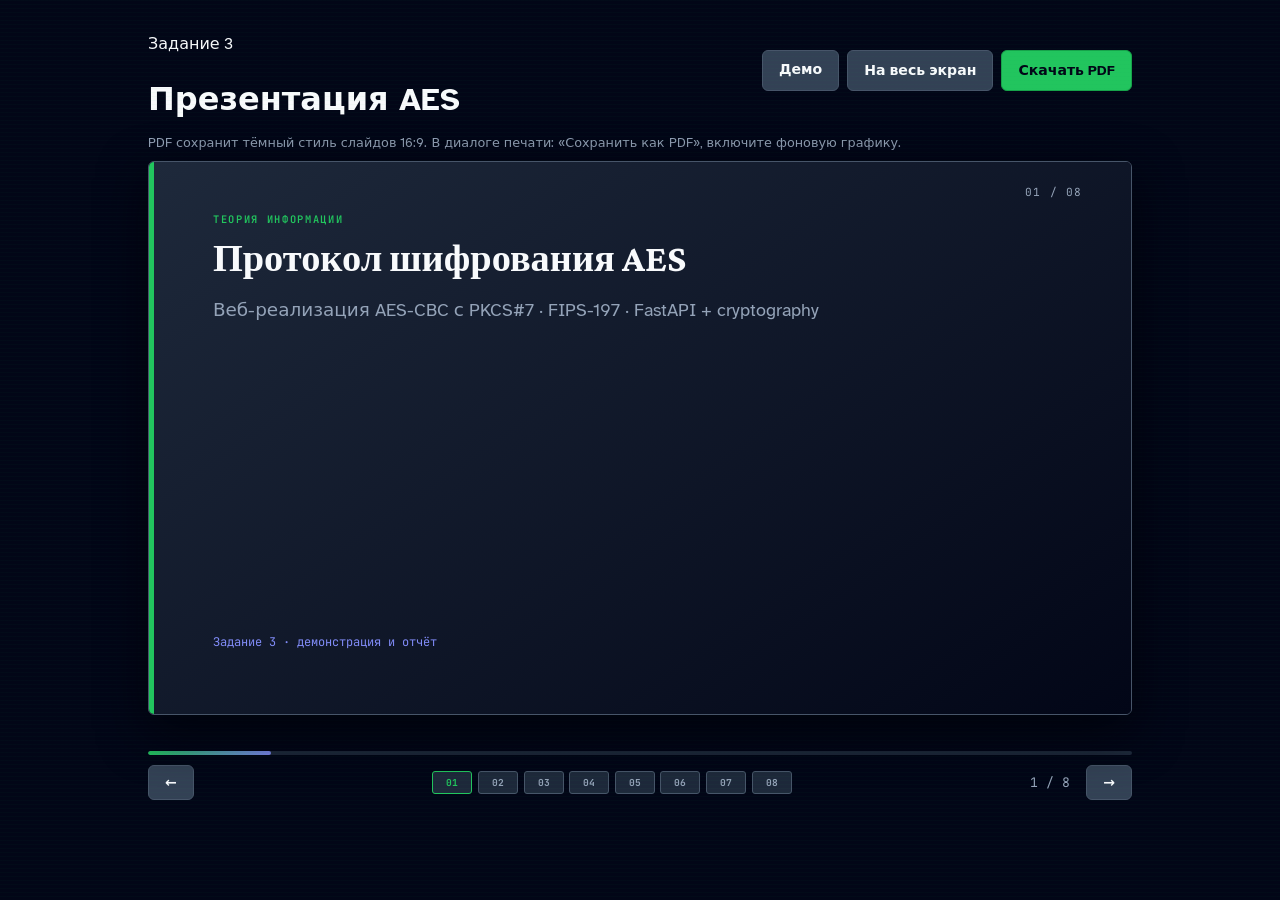
<file: prezentaciya-aes/index.html>
<!DOCTYPE html>
<html lang="ru">
<head>
  <meta charset="UTF-8" />
  <meta name="viewport" content="width=device-width, initial-scale=1" />
  <title>Презентация — Задание 3 AES</title>
  <link rel="stylesheet" href="../shared/style.css" />
  <link rel="stylesheet" href="slides.css" />
</head>
<body class="presenter-page">
  <header class="presenter-chrome no-print">
    <div class="toolbar-row">
      <div>
        <p class="eyebrow">Задание 3</p>
        <h1 class="h1" style="margin:0">Презентация AES</h1>
      </div>
      <div class="btn-row" style="margin:0">
        <a href="../zadanie3-aes/index.html" class="btn">Демо</a>
        <button type="button" id="btnFullscreen" class="btn">На весь экран</button>
        <button type="button" id="btnPdf" class="primary">Скачать PDF</button>
      </div>
    </div>
    <p class="pdf-hint" style="margin:0.5rem 0 0;font-size:0.8rem;color:var(--muted)">
      PDF сохранит тёмный стиль слайдов 16:9. В диалоге печати: «Сохранить как PDF», включите фоновую графику.
    </p>
  </header>

  <div class="presenter-stage-wrap">
    <div class="slide-viewport" id="viewport">
      <!-- Слайд 1: титул -->
      <section class="pres-slide pres-slide--title is-active" data-index="0">
        <span class="pres-slide-num">01 / 08</span>
        <span class="pres-slide-tag">Теория информации</span>
        <h2>Протокол шифрования AES</h2>
        <p class="subtitle">Веб-реализация AES-CBC с PKCS#7 · FIPS-197 · FastAPI + cryptography</p>
        <p class="meta-line">Задание 3 · демонстрация и отчёт</p>
      </section>

      <!-- Слайд 2: задача -->
      <section class="pres-slide pres-slide--split" data-index="1">
        <span class="pres-slide-num">02 / 08</span>
        <div class="col">
          <span class="pres-slide-tag">Цель</span>
          <h2>Постановка задачи</h2>
          <ul>
            <li>Средство шифрования и дешифрования текста.</li>
            <li>Ключи 128, 192, 256 бит.</li>
            <li>Работа в браузере без установки ПО.</li>
          </ul>
        </div>
        <div class="col col-accent">
          <span class="pres-slide-tag">Результат</span>
          <h2>Ожидаемый итог</h2>
          <ul>
            <li>Рабочий протокол с упаковкой IV.</li>
            <li>Демо с разными входами.</li>
            <li>Краткая презентация и тесты.</li>
          </ul>
        </div>
      </section>

      <!-- Слайд 3: архитектура -->
      <section class="pres-slide pres-slide--diagram" data-index="2">
        <span class="pres-slide-num">03 / 08</span>
        <span class="pres-slide-tag">Архитектура</span>
        <h2>Клиент — сервер</h2>
        <pre class="diagram-block">  [ Браузер: конвейер шифрования ]
              │
              │  REST (JSON)
              ▼
  ┌─────────────────────────────┐
  │  FastAPI · main.py          │
  │    ├─ aes_protocol.py       │
  │    └─ conditional_entropy   │
  └─────────────────────────────┘
              │
              ▼
     cryptography (AES-CBC)</pre>
        <p class="caption">Статика и API в одном процессе uvicorn.</p>
      </section>

      <!-- Слайд 4: теория -->
      <section class="pres-slide pres-slide--split" data-index="3">
        <span class="pres-slide-num">04 / 08</span>
        <div class="col">
          <span class="pres-slide-tag">Стандарт</span>
          <h2>AES (FIPS-197)</h2>
          <ul>
            <li>Симметричный блочный шифр.</li>
            <li>Размер блока: 128 бит.</li>
            <li>Длина ключа: 128 / 192 / 256.</li>
          </ul>
        </div>
        <div class="col col-accent">
          <span class="pres-slide-tag">Режим</span>
          <h2>CBC + PKCS#7</h2>
          <ul>
            <li>CBC связывает блоки шифротекста.</li>
            <li>PKCS#7 — выравнивание длины.</li>
            <li>Ключ: SHA-256(фраза), усечение.</li>
          </ul>
        </div>
      </section>

      <!-- Слайд 5: IV -->
      <section class="pres-slide pres-slide--diagram" data-index="4">
        <span class="pres-slide-num">05 / 08</span>
        <span class="pres-slide-tag">Протокол</span>
        <h2>Вектор инициализации (IV)</h2>
        <pre class="diagram-block">  Пакет = Base64( IV ‖ Ciphertext )
           └─ 16 B ─┘   └─ перем. ─┘

  • IV случайный (os.urandom) или задан вручную
  • Тот же открытый текст + другой IV → другой пакет
  • IV не секрет — передаётся с шифротекстом
  • При decrypt IV читается из первых 16 байт</pre>
      </section>

      <!-- Слайд 6: функции -->
      <section class="pres-slide pres-slide--split" data-index="5">
        <span class="pres-slide-num">06 / 08</span>
        <div class="col">
          <span class="pres-slide-tag">Модуль</span>
          <h2>aes_protocol.py</h2>
          <ul>
            <li><code>derive_aes_key</code></li>
            <li><code>aes_encrypt</code></li>
            <li><code>aes_decrypt</code></li>
          </ul>
        </div>
        <div class="col col-accent">
          <span class="pres-slide-tag">API</span>
          <h2>Эндпоинты</h2>
          <ul>
            <li><code>POST /api/aes/encrypt</code></li>
            <li><code>POST /api/aes/decrypt</code></li>
            <li><code>GET /api/aes/random-iv</code></li>
          </ul>
        </div>
      </section>

      <!-- Слайд 7: демо -->
      <section class="pres-slide pres-slide--steps" data-index="6">
        <span class="pres-slide-num">07 / 08</span>
        <span class="pres-slide-tag">Демонстрация</span>
        <h2>Сценарий показа</h2>
        <ol>
          <li>Вкладка «Шифрование»: фраза, ключ 256, запуск конвейера → пакет Base64.</li>
          <li>Инспектор: режим, IV, размер пакета.</li>
          <li>«Расшифровка»: тот же ключ → восстановление текста.</li>
          <li>Тест неверного ключа — ожидаемая ошибка.</li>
        </ol>
      </section>

      <!-- Слайд 8: итог -->
      <section class="pres-slide pres-slide--title" data-index="7">
        <span class="pres-slide-num">08 / 08</span>
        <span class="pres-slide-tag">Итог</span>
        <h2>Результаты</h2>
        <p class="subtitle">
          Реализован протокол AES-CBC, веб-конвейер шифрования, автотесты round-trip.
          Стек: HTML, CSS, JavaScript, Python, FastAPI, cryptography.
        </p>
        <p class="meta-line">Спасибо за внимание</p>
      </section>
    </div>
  </div>

  <footer class="presenter-footer no-print">
    <div class="progress-track" aria-hidden="true">
      <div class="progress-fill" id="progressFill"></div>
    </div>
    <div class="presenter-controls">
      <button type="button" id="btnPrev">←</button>
      <div class="thumb-strip" id="thumbStrip" aria-label="Слайды"></div>
      <span class="slide-counter" id="slideCounter">1 / 8</span>
      <button type="button" id="btnNext">→</button>
    </div>
  </footer>

  <script type="module" src="deck.js"></script>
</body>
</html>
</file>
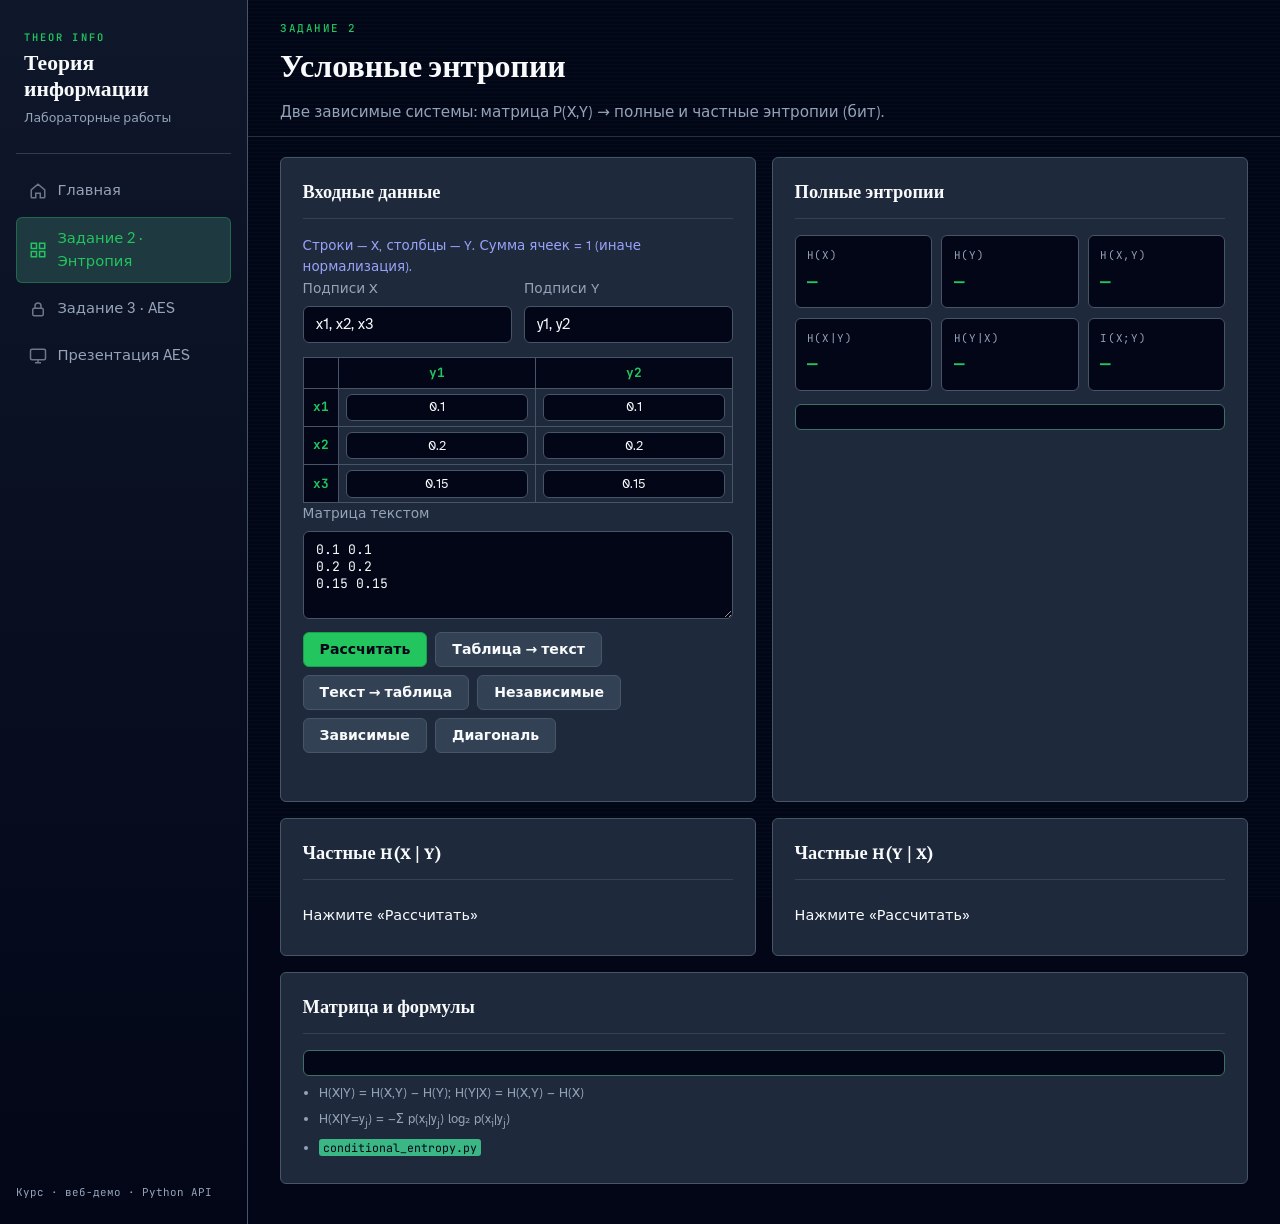
<file: zadanie2-entropy/index.html>
<!DOCTYPE html>
<html lang="ru">
<head>
  <meta charset="UTF-8" />
  <meta name="viewport" content="width=device-width, initial-scale=1" />
  <title>Задание 2 — Условные энтропии</title>
  <link rel="stylesheet" href="../shared/style.css" />
</head>
<body>
  <div class="app-shell">
    <aside id="app-sidebar" class="sidebar"></aside>
    <div class="content">
      <header class="topbar">
        <p class="eyebrow">Задание 2</p>
        <h1 class="h1">Условные энтропии</h1>
        <p class="lead">Две зависимые системы: матрица P(X,Y) → полные и частные энтропии (бит).</p>
      </header>
      <main class="page-main grid two-col">
        <section class="panel">
          <div class="panel-head"><h2 class="h2">Входные данные</h2></div>
          <p class="hint warn">
            Строки — X, столбцы — Y. Сумма ячеек = 1 (иначе нормализация).
          </p>
          <div class="row-2">
            <label>
              Подписи X
              <input id="labelsX" type="text" placeholder="x1, x2, x3" />
            </label>
            <label>
              Подписи Y
              <input id="labelsY" type="text" placeholder="y1, y2" />
            </label>
          </div>
          <div id="matrixWrap"></div>
          <label>
            Матрица текстом
            <textarea id="matrixText" rows="4" placeholder="0.2 0.1&#10;0.15 0.05"></textarea>
          </label>
          <div class="btn-row">
            <button id="btnCompute" type="button" class="primary">Рассчитать</button>
            <button id="btnSyncTable" type="button">Таблица → текст</button>
            <button id="btnSyncText" type="button">Текст → таблица</button>
            <button id="btnSampleIndep" type="button">Независимые</button>
            <button id="btnSampleDep" type="button">Зависимые</button>
            <button id="btnSampleDiag" type="button">Диагональ</button>
          </div>
          <p id="status" class="status"></p>
        </section>

        <section class="panel">
          <div class="panel-head"><h2 class="h2">Полные энтропии</h2></div>
          <div class="kpi-grid" id="kpiFull">
            <div class="kpi"><div class="kpi-label">H(X)</div><div class="kpi-value">—</div></div>
            <div class="kpi"><div class="kpi-label">H(Y)</div><div class="kpi-value">—</div></div>
            <div class="kpi"><div class="kpi-label">H(X,Y)</div><div class="kpi-value">—</div></div>
            <div class="kpi"><div class="kpi-label">H(X|Y)</div><div class="kpi-value">—</div></div>
            <div class="kpi"><div class="kpi-label">H(Y|X)</div><div class="kpi-value">—</div></div>
            <div class="kpi"><div class="kpi-label">I(X;Y)</div><div class="kpi-value">—</div></div>
          </div>
          <pre id="marginalsOut" class="mono box"></pre>
        </section>

        <section class="panel">
          <div class="panel-head"><h2 class="h2">Частные H(X | Y)</h2></div>
          <ul id="partialX" class="partial-list"><li>Нажмите «Рассчитать»</li></ul>
        </section>

        <section class="panel">
          <div class="panel-head"><h2 class="h2">Частные H(Y | X)</h2></div>
          <ul id="partialY" class="partial-list"><li>Нажмите «Рассчитать»</li></ul>
        </section>

        <section class="panel full">
          <div class="panel-head"><h2 class="h2">Матрица и формулы</h2></div>
          <pre id="jointOut" class="mono box scroll"></pre>
          <ul class="hint">
            <li>H(X|Y) = H(X,Y) − H(Y); H(Y|X) = H(X,Y) − H(X)</li>
            <li>H(X|Y=y<sub>j</sub>) = −Σ p(x<sub>i</sub>|y<sub>j</sub>) log₂ p(x<sub>i</sub>|y<sub>j</sub>)</li>
            <li><code>conditional_entropy.py</code></li>
          </ul>
        </section>
      </main>
    </div>
  </div>
  <button type="button" class="sidebar-toggle no-print" id="sidebar-toggle" aria-label="Меню">≡</button>

  <script type="module">
    import { initShell } from "../shared/shell.js";
    initShell({ active: "entropy", base: "../" });
  </script>
  <script type="module" src="app.js"></script>
</body>
</html>
</file>
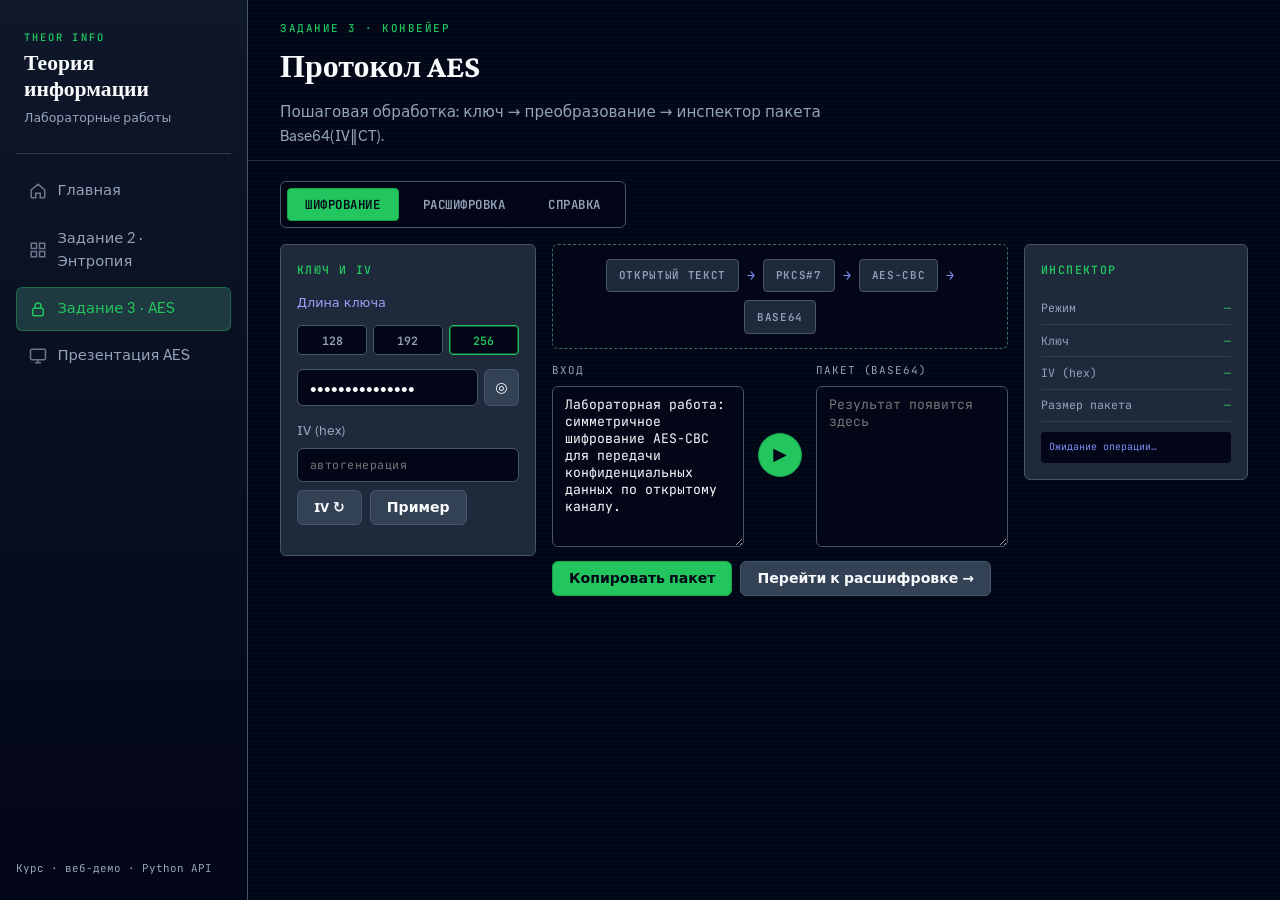
<file: zadanie3-aes/index.html>
<!DOCTYPE html>
<html lang="ru">
<head>
  <meta charset="UTF-8" />
  <meta name="viewport" content="width=device-width, initial-scale=1" />
  <title>Задание 3 — AES</title>
  <link rel="stylesheet" href="../shared/style.css" />
  <link rel="stylesheet" href="aes.css" />
</head>
<body>
  <div class="app-shell">
    <aside id="app-sidebar" class="sidebar"></aside>
    <div class="content">
      <header class="topbar">
        <p class="eyebrow">Задание 3 · Конвейер</p>
        <h1 class="h1">Протокол AES</h1>
        <p class="lead">Пошаговая обработка: ключ → преобразование → инспектор пакета Base64(IV‖CT).</p>
      </header>

      <main class="page-main aes-workspace">
        <nav class="aes-tabs" role="tablist" aria-label="Режим работы">
          <button type="button" class="is-active" data-tab="encrypt" role="tab" aria-selected="true">Шифрование</button>
          <button type="button" data-tab="decrypt" role="tab">Расшифровка</button>
          <button type="button" data-tab="help" role="tab">Справка</button>
        </nav>

        <div class="aes-pane is-active" id="pane-encrypt" role="tabpanel">
          <div class="aes-layout">
            <aside class="aes-config">
              <h3>Ключ и IV</h3>
              <p class="hint warn" style="list-style:none;padding:0;margin:0 0 0.75rem;font-size:0.8rem">Длина ключа</p>
              <div class="key-pills" id="keyPillsEnc" role="group" aria-label="Длина ключа">
                <button type="button" data-bits="128">128</button>
                <button type="button" data-bits="192">192</button>
                <button type="button" data-bits="256" class="is-active">256</button>
              </div>
              <div class="pass-row">
                <input id="passphraseEnc" type="password" value="theor-info-2026" placeholder="Парольная фраза" autocomplete="off" aria-label="Парольная фраза" />
                <button type="button" id="btnTogglePass" title="Показать пароль">◎</button>
              </div>
              <div class="iv-field">
                <label style="margin:0 0 0.35rem">IV (hex)</label>
                <input id="ivHexEnc" type="text" placeholder="автогенерация" spellcheck="false" />
              </div>
              <div class="btn-row" style="margin-top:0.5rem">
                <button type="button" id="btnRandomIv">IV ↻</button>
                <button type="button" id="btnSample">Пример</button>
              </div>
            </aside>

            <section class="aes-stage">
              <div class="pipeline" id="pipelineEnc" aria-hidden="true">
                <span class="pipeline-node" data-step="plain">Открытый текст</span>
                <span class="pipeline-arrow">→</span>
                <span class="pipeline-node" data-step="pad">PKCS#7</span>
                <span class="pipeline-arrow">→</span>
                <span class="pipeline-node" data-step="aes">AES-CBC</span>
                <span class="pipeline-arrow">→</span>
                <span class="pipeline-node" data-step="pack">Base64</span>
              </div>
              <div class="io-split">
                <div class="io-pane">
                  <label for="plaintext">Вход</label>
                  <textarea id="plaintext" rows="8">Лабораторная работа: симметричное шифрование AES-CBC для передачи конфиденциальных данных по открытому каналу.</textarea>
                </div>
                <div class="io-mid">
                  <button type="button" class="btn-round primary" id="btnEncrypt" title="Запустить шифрование">▶</button>
                </div>
                <div class="io-pane">
                  <label for="ciphertextEnc">Пакет (Base64)</label>
                  <textarea id="ciphertextEnc" rows="8" readonly spellcheck="false" placeholder="Результат появится здесь"></textarea>
                </div>
              </div>
              <div class="aes-actions">
                <button type="button" id="btnCopyCt" class="primary">Копировать пакет</button>
                <button type="button" id="btnToDecrypt">Перейти к расшифровке →</button>
              </div>
              <div class="log-strip" id="logEnc" role="status"></div>
            </section>

            <aside class="aes-packet">
              <h3>Инспектор</h3>
              <ul class="packet-list" id="packetEnc">
                <li><span>Режим</span><span>—</span></li>
                <li><span>Ключ</span><span>—</span></li>
                <li><span>IV (hex)</span><span>—</span></li>
                <li><span>Размер пакета</span><span>—</span></li>
              </ul>
              <div class="packet-iv" id="packetIvEnc">Ожидание операции…</div>
            </aside>
          </div>
        </div>

        <div class="aes-pane" id="pane-decrypt" role="tabpanel" hidden>
          <div class="aes-layout">
            <aside class="aes-config">
              <h3>Ключ</h3>
              <div class="key-pills" id="keyPillsDec" role="group">
                <button type="button" data-bits="128">128</button>
                <button type="button" data-bits="192">192</button>
                <button type="button" data-bits="256" class="is-active">256</button>
              </div>
              <input id="passphraseDec" type="password" value="theor-info-2026" placeholder="Та же фраза, что при шифровании" autocomplete="off" aria-label="Парольная фраза" />
              <p class="hint warn" style="list-style:none;padding:0;margin-top:0.75rem;font-size:0.8rem">IV извлекается из начала Base64-пакета автоматически.</p>
            </aside>

            <section class="aes-stage">
              <div class="pipeline" id="pipelineDec" aria-hidden="true">
                <span class="pipeline-node" data-step="pack">Base64</span>
                <span class="pipeline-arrow">→</span>
                <span class="pipeline-node" data-step="aes">AES-CBC</span>
                <span class="pipeline-arrow">→</span>
                <span class="pipeline-node" data-step="pad">Unpad</span>
                <span class="pipeline-arrow">→</span>
                <span class="pipeline-node" data-step="plain">Текст</span>
              </div>
              <div class="io-split">
                <div class="io-pane">
                  <label for="ciphertextDec">Пакет (Base64)</label>
                  <textarea id="ciphertextDec" rows="8" spellcheck="false" placeholder="Вставьте шифротекст"></textarea>
                </div>
                <div class="io-mid">
                  <button type="button" class="btn-round primary" id="btnDecrypt" title="Расшифровать">◀</button>
                </div>
                <div class="io-pane">
                  <label for="decryptOut">Результат</label>
                  <textarea id="decryptOut" rows="8" readonly placeholder="Открытый текст"></textarea>
                </div>
              </div>
              <div class="aes-actions">
                <button type="button" id="btnDecryptPrimary" class="primary">Расшифровать</button>
                <button type="button" id="btnWrongKey" class="danger">Тест: неверный ключ</button>
              </div>
              <div class="log-strip" id="logDec" role="status"></div>
            </section>

            <aside class="aes-packet">
              <h3>Инспектор</h3>
              <ul class="packet-list" id="packetDec">
                <li><span>Режим</span><span>—</span></li>
                <li><span>IV из пакета</span><span>—</span></li>
                <li><span>Статус</span><span>—</span></li>
              </ul>
            </aside>
          </div>
        </div>

        <div class="aes-pane" id="pane-help" role="tabpanel" hidden>
          <div class="aes-help">
            <h3>О протоколе</h3>
            <dl>
              <dt>Формат пакета</dt>
              <dd>Base64( IV<sub>16 байт</sub> ‖ ciphertext ). IV не нужно вводить при расшифровке.</dd>
              <dt>Ключ</dt>
              <dd>SHA-256(парольная фраза), усечение до 16 / 24 / 32 байт.</dd>
              <dt>Режим</dt>
              <dd>AES-CBC, дополнение PKCS#7. Реализация: <code>aes_protocol.py</code>, библиотека cryptography.</dd>
              <dt>API</dt>
              <dd><code>POST /api/aes/encrypt</code>, <code>POST /api/aes/decrypt</code>, <code>GET /api/aes/random-iv</code></dd>
            </dl>
          </div>
        </div>
      </main>
    </div>
  </div>
  <button type="button" class="sidebar-toggle no-print" id="sidebar-toggle" aria-label="Меню">≡</button>

  <script type="module">
    import { initShell } from "../shared/shell.js";
    initShell({ active: "aes", base: "../" });
  </script>
  <script type="module" src="app.js"></script>
</body>
</html>
</file>
<file: shared/style.css>
/* Theor Info — Cyberpunk Academic (ui-ux-pro-max)
   Slate #0F172A | Run #22C55E | Accent #818CF8
   Crimson Pro + Atkinson Hyperlegible + JetBrains Mono */
@import url("https://fonts.googleapis.com/css2?family=Atkinson+Hyperlegible:wght@400;700&family=Crimson+Pro:ital,wght@0,500;0,600;0,700;1,500&family=JetBrains+Mono:wght@400;500;600&display=swap");

:root {
  --bg: #0f172a;
  --bg-deep: #020617;
  --surface: #1e293b;
  --surface-2: #334155;
  --border: #475569;
  --run: #22c55e;
  --run-dim: #16a34a;
  --accent: #818cf8;
  --warn: #f97316;
  --text: #f8fafc;
  --muted: #94a3b8;

  --font-display: "Crimson Pro", Georgia, serif;
  --font-body: "Atkinson Hyperlegible", system-ui, sans-serif;
  --font-mono: "JetBrains Mono", ui-monospace, monospace;

  --sidebar-w: 15.5rem;
  --radius: 6px;
  --transition: 160ms ease;
}

@media (prefers-reduced-motion: reduce) {
  *, *::before, *::after {
    animation-duration: 0.01ms !important;
    transition-duration: 0.01ms !important;
  }
}

* { box-sizing: border-box; }

html { scroll-behavior: smooth; }

body {
  margin: 0;
  min-height: 100vh;
  font-family: var(--font-body);
  font-size: 1rem;
  color: var(--text);
  background: var(--bg-deep);
  line-height: 1.6;
}

body::before {
  content: "";
  position: fixed;
  inset: 0;
  z-index: 0;
  pointer-events: none;
  opacity: 0.045;
  background: repeating-linear-gradient(
    0deg,
    transparent,
    transparent 3px,
    var(--run) 3px,
    var(--run) 4px
  );
}

a {
  color: var(--accent);
  text-decoration: none;
  cursor: pointer;
  transition: color var(--transition);
}

a:hover { color: var(--run); }

/* ——— App shell (sidebar + content) ——— */
.app-shell {
  display: flex;
  min-height: 100vh;
  position: relative;
  z-index: 1;
}

.sidebar {
  width: var(--sidebar-w);
  flex-shrink: 0;
  display: flex;
  flex-direction: column;
  padding: 1.5rem 1rem;
  background: linear-gradient(180deg, var(--bg) 0%, var(--bg-deep) 100%);
  border-right: 1px solid var(--border);
}

.sidebar-brand {
  display: block;
  padding: 0 0.5rem 1.5rem;
  margin-bottom: 1rem;
  border-bottom: 1px solid color-mix(in srgb, var(--border) 60%, transparent);
  text-decoration: none;
  color: inherit;
  cursor: pointer;
}

.sidebar-brand .mark {
  display: inline-block;
  font-family: var(--font-mono);
  font-size: 0.65rem;
  font-weight: 600;
  letter-spacing: 0.2em;
  text-transform: uppercase;
  color: var(--run);
  margin-bottom: 0.35rem;
}

.sidebar-brand .title {
  font-family: var(--font-display);
  font-size: 1.35rem;
  font-weight: 700;
  line-height: 1.2;
  color: var(--text);
}

.sidebar-brand .sub {
  margin-top: 0.35rem;
  font-size: 0.78rem;
  color: var(--muted);
}

.sidebar-nav {
  display: flex;
  flex-direction: column;
  gap: 0.25rem;
  flex: 1;
}

.sidebar-nav a {
  display: flex;
  align-items: center;
  gap: 0.65rem;
  padding: 0.55rem 0.75rem;
  border-radius: var(--radius);
  border: 1px solid transparent;
  font-size: 0.92rem;
  font-weight: 400;
  color: var(--muted);
  cursor: pointer;
  transition: background var(--transition), color var(--transition), border-color var(--transition);
}

.sidebar-nav a svg {
  width: 18px;
  height: 18px;
  flex-shrink: 0;
  opacity: 0.7;
}

.sidebar-nav a:hover {
  color: var(--text);
  background: color-mix(in srgb, var(--surface) 80%, transparent);
}

.sidebar-nav a.is-active {
  color: var(--run);
  background: color-mix(in srgb, var(--run) 10%, var(--surface));
  border-color: color-mix(in srgb, var(--run) 35%, transparent);
}

.sidebar-nav a.is-active svg { opacity: 1; color: var(--run); }

.sidebar-footer {
  margin-top: auto;
  padding-top: 1rem;
  font-family: var(--font-mono);
  font-size: 0.68rem;
  color: var(--muted);
  line-height: 1.5;
}

.content {
  flex: 1;
  min-width: 0;
  display: flex;
  flex-direction: column;
}

.topbar {
  padding: 1.25rem 2rem 0.75rem;
  border-bottom: 1px solid color-mix(in srgb, var(--border) 50%, transparent);
}

.topbar .eyebrow {
  margin: 0;
  font-family: var(--font-mono);
  font-size: 0.68rem;
  font-weight: 500;
  letter-spacing: 0.14em;
  text-transform: uppercase;
  color: var(--run);
}

.topbar .h1 {
  margin: 0.2rem 0 0;
  font-family: var(--font-display);
  font-size: clamp(1.5rem, 3vw, 2rem);
  font-weight: 700;
  color: var(--text);
}

.topbar .lead {
  margin: 0.5rem 0 0;
  max-width: 40rem;
  color: var(--muted);
  font-size: 0.95rem;
}

.page-main {
  flex: 1;
  padding: 1.25rem 2rem 2.5rem;
  max-width: 72rem;
}

/* ——— Home bento ——— */
.bento {
  display: grid;
  grid-template-columns: repeat(12, 1fr);
  gap: 1rem;
}

.bento-item {
  position: relative;
  display: flex;
  flex-direction: column;
  padding: 1.35rem;
  text-decoration: none;
  color: inherit;
  background: var(--surface);
  border: 1px solid var(--border);
  border-radius: var(--radius);
  overflow: hidden;
  cursor: pointer;
  transition: border-color var(--transition), transform var(--transition);
}

.bento-item::after {
  content: "";
  position: absolute;
  inset: 0;
  background: linear-gradient(135deg, color-mix(in srgb, var(--run) 8%, transparent), transparent 50%);
  opacity: 0;
  transition: opacity var(--transition);
  pointer-events: none;
}

.bento-item:hover {
  border-color: var(--run);
  transform: translateY(-2px);
}

.bento-item:hover::after { opacity: 1; }

.bento-item.span-8 { grid-column: span 8; }
.bento-item.span-4 { grid-column: span 4; }
.bento-item.span-6 { grid-column: span 6; }
.bento-item.span-12 { grid-column: span 12; }

@media (max-width: 900px) {
  .bento-item.span-8,
  .bento-item.span-4,
  .bento-item.span-6 { grid-column: span 12; }
}

.bento-item .icon {
  width: 36px;
  height: 36px;
  margin-bottom: 0.85rem;
  color: var(--run);
}

.bento-item strong {
  font-family: var(--font-display);
  font-size: 1.2rem;
  font-weight: 700;
  margin-bottom: 0.35rem;
}

.bento-item span {
  font-size: 0.9rem;
  color: var(--muted);
}

.bento-item .chip {
  margin-top: auto;
  padding-top: 0.85rem;
  font-family: var(--font-mono);
  font-size: 0.65rem;
  letter-spacing: 0.08em;
  text-transform: uppercase;
  color: var(--run);
}

.status-pill {
  display: inline-flex;
  align-items: center;
  gap: 0.5rem;
  margin-top: 1rem;
  padding: 0.4rem 0.85rem;
  font-family: var(--font-mono);
  font-size: 0.78rem;
  color: var(--run);
  background: color-mix(in srgb, var(--run) 8%, var(--surface));
  border: 1px solid color-mix(in srgb, var(--run) 30%, transparent);
  border-radius: 999px;
}

.status-pill.error { color: var(--warn); border-color: color-mix(in srgb, var(--warn) 40%, transparent); }

.status-pill::before {
  content: "";
  width: 6px;
  height: 6px;
  border-radius: 50%;
  background: currentColor;
  box-shadow: 0 0 8px currentColor;
}

/* ——— Panels & forms ——— */
.grid {
  display: grid;
  gap: 1rem;
}

.two-col { grid-template-columns: 1fr 1fr; }

@media (max-width: 900px) {
  .two-col { grid-template-columns: 1fr; }
}

.full { grid-column: 1 / -1; }

.panel {
  padding: 1.25rem 1.35rem;
  background: var(--surface);
  border: 1px solid var(--border);
  border-radius: var(--radius);
}

.panel-head {
  display: flex;
  align-items: baseline;
  justify-content: space-between;
  gap: 0.5rem;
  margin-bottom: 1rem;
  padding-bottom: 0.65rem;
  border-bottom: 1px solid color-mix(in srgb, var(--border) 55%, transparent);
}

.h2 {
  margin: 0;
  font-family: var(--font-display);
  font-size: 1.15rem;
  font-weight: 700;
  color: var(--text);
}

label {
  display: block;
  margin-bottom: 0.85rem;
  font-size: 0.86rem;
  font-weight: 400;
  color: var(--muted);
}

input,
textarea,
select {
  display: block;
  width: 100%;
  margin-top: 0.35rem;
  padding: 0.55rem 0.75rem;
  font-family: var(--font-body);
  font-size: 0.95rem;
  color: var(--text);
  background: var(--bg-deep);
  border: 1px solid var(--border);
  border-radius: var(--radius);
  transition: border-color var(--transition), box-shadow var(--transition);
}

input:focus,
textarea:focus,
select:focus {
  outline: none;
  border-color: var(--run);
  box-shadow: 0 0 0 2px color-mix(in srgb, var(--run) 25%, transparent);
}

textarea {
  resize: vertical;
  min-height: 4.5rem;
  font-family: var(--font-mono);
  font-size: 0.82rem;
}

.row-2 {
  display: grid;
  grid-template-columns: 1fr 1fr;
  gap: 0.75rem;
}

@media (max-width: 500px) {
  .row-2 { grid-template-columns: 1fr; }
}

.btn-row {
  display: flex;
  flex-wrap: wrap;
  gap: 0.5rem;
  margin-bottom: 0.85rem;
}

button,
.btn {
  padding: 0.5rem 1rem;
  font-family: var(--font-body);
  font-size: 0.88rem;
  font-weight: 700;
  color: var(--text);
  background: var(--surface-2);
  border: 1px solid var(--border);
  border-radius: var(--radius);
  cursor: pointer;
  transition: background var(--transition), border-color var(--transition), color var(--transition);
}

button:hover,
.btn:hover {
  border-color: var(--run);
  color: var(--run);
}

button.primary,
.btn.primary {
  color: var(--bg-deep);
  background: var(--run);
  border-color: var(--run-dim);
}

button.primary:hover {
  background: color-mix(in srgb, var(--run) 85%, white);
  color: var(--bg-deep);
}

button.danger {
  color: var(--text);
  background: color-mix(in srgb, var(--warn) 25%, var(--surface));
  border-color: var(--warn);
}

button.danger:hover {
  background: var(--warn);
  color: var(--bg-deep);
}

.mono {
  font-family: var(--font-mono);
  font-size: 0.8rem;
}

.box {
  margin: 0;
  padding: 0.75rem;
  font-family: var(--font-mono);
  font-size: 0.78rem;
  background: var(--bg-deep);
  border: 1px solid color-mix(in srgb, var(--run) 25%, var(--border));
  border-radius: var(--radius);
  white-space: pre-wrap;
  color: color-mix(in srgb, var(--run) 90%, var(--text));
}

.scroll { max-height: 220px; overflow: auto; }

.status {
  margin: 0.65rem 0 0;
  padding: 0.45rem 0.7rem;
  font-size: 0.88rem;
  border-radius: var(--radius);
}

.status.ok {
  color: var(--run);
  background: color-mix(in srgb, var(--run) 10%, transparent);
  border: 1px solid color-mix(in srgb, var(--run) 30%, transparent);
}

.status.error {
  color: var(--text);
  background: color-mix(in srgb, var(--warn) 20%, var(--surface));
  border: 1px solid color-mix(in srgb, var(--warn) 45%, transparent);
}

.hint {
  font-size: 0.84rem;
  color: var(--muted);
  margin: 0.4rem 0 0;
  padding-left: 1rem;
}

.hint.warn {
  list-style: none;
  padding-left: 0;
  color: color-mix(in srgb, var(--accent) 80%, var(--text));
}

.hint li { margin-bottom: 0.28rem; }

code {
  padding: 0.08em 0.35em;
  font-family: var(--font-mono);
  font-size: 0.86em;
  color: var(--bg-deep);
  background: color-mix(in srgb, var(--run) 75%, var(--accent));
  border-radius: 3px;
}

.loading {
  opacity: 0.55;
  pointer-events: none;
}

.kpi-grid {
  display: grid;
  grid-template-columns: repeat(auto-fit, minmax(130px, 1fr));
  gap: 0.6rem;
  margin-bottom: 0.85rem;
}

.kpi {
  padding: 0.7rem;
  background: var(--bg-deep);
  border: 1px solid var(--border);
  border-radius: var(--radius);
}

.kpi-label {
  font-family: var(--font-mono);
  font-size: 0.68rem;
  text-transform: uppercase;
  letter-spacing: 0.06em;
  color: var(--muted);
}

.kpi-value {
  margin-top: 0.2rem;
  font-family: var(--font-mono);
  font-size: 1.1rem;
  font-weight: 600;
  color: var(--run);
}

.matrix-table {
  width: 100%;
  border-collapse: collapse;
  font-family: var(--font-mono);
  font-size: 0.8rem;
}

.matrix-table th,
.matrix-table td {
  border: 1px solid var(--border);
  padding: 0.3rem 0.45rem;
  text-align: center;
}

.matrix-table th {
  color: var(--run);
  background: var(--bg-deep);
}

.matrix-table input {
  margin: 0;
  padding: 0.3rem;
  text-align: center;
  font-size: 0.8rem;
  min-width: 3.2rem;
}

.partial-list {
  margin: 0;
  padding: 0;
  list-style: none;
}

.partial-list li {
  padding: 0.5rem 0;
  border-bottom: 1px solid color-mix(in srgb, var(--border) 50%, transparent);
  font-size: 0.9rem;
}

.partial-list li:last-child { border-bottom: none; }

.partial-list strong {
  font-family: var(--font-mono);
  color: var(--run);
}

/* Mobile sidebar */
.sidebar-toggle {
  display: none;
  position: fixed;
  bottom: 1rem;
  right: 1rem;
  z-index: 200;
  width: 48px;
  height: 48px;
  border-radius: 50%;
  background: var(--run);
  color: var(--bg-deep);
  border: none;
  cursor: pointer;
  box-shadow: 0 4px 20px color-mix(in srgb, var(--run) 40%, transparent);
}

@media (max-width: 768px) {
  .app-shell { flex-direction: column; }

  .sidebar {
    position: fixed;
    inset: 0 auto 0 0;
    z-index: 150;
    width: min(var(--sidebar-w), 85vw);
    transform: translateX(-100%);
    transition: transform 220ms ease;
    box-shadow: 8px 0 32px color-mix(in srgb, var(--bg-deep) 80%, black);
  }

  .sidebar.is-open { transform: translateX(0); }

  .sidebar-toggle { display: flex; align-items: center; justify-content: center; }

  .topbar,
  .page-main { padding-left: 1.25rem; padding-right: 1.25rem; }
}

.pdf-hint {
  margin-top: 0.5rem;
  font-size: 0.8rem;
  color: var(--muted);
}

.slide-counter {
  font-family: var(--font-mono);
  font-size: 0.82rem;
  color: var(--muted);
}
</file>
<file: prezentaciya-aes/slides.css>
/* Презентация 16:9 — формат слайдов */
body.presenter-page {
  min-height: 100vh;
  overflow-x: hidden;
}

body.presenter-page::before {
  opacity: 0.03;
}

.presenter-chrome {
  max-width: 64rem;
  margin: 0 auto;
  padding: 1rem 1.25rem 0.5rem;
}

.presenter-chrome .toolbar-row {
  display: flex;
  flex-wrap: wrap;
  align-items: center;
  justify-content: space-between;
  gap: 0.75rem;
}

.presenter-stage-wrap {
  max-width: 64rem;
  margin: 0 auto;
  padding: 0 1.25rem 1.5rem;
}

.slide-viewport {
  position: relative;
  aspect-ratio: 16 / 9;
  width: 100%;
  background: var(--bg-deep);
  border: 1px solid var(--border);
  border-radius: var(--radius);
  overflow: hidden;
  box-shadow: 0 16px 48px color-mix(in srgb, var(--bg-deep) 50%, black);
}

.pres-slide {
  display: none;
  position: absolute;
  inset: 0;
  padding: 5% 6%;
  background: linear-gradient(145deg, var(--surface) 0%, var(--bg-deep) 100%);
  color: var(--text);
}

.pres-slide.is-active {
  display: flex;
  flex-direction: column;
}

.pres-slide-num {
  position: absolute;
  top: 4%;
  right: 5%;
  font-family: var(--font-mono);
  font-size: 0.7rem;
  letter-spacing: 0.1em;
  color: var(--muted);
}

.pres-slide-tag {
  font-family: var(--font-mono);
  font-size: 0.65rem;
  font-weight: 600;
  letter-spacing: 0.16em;
  text-transform: uppercase;
  color: var(--run);
  margin-bottom: 0.5rem;
}

/* —— Шаблон: титульный —— */
.pres-slide--title {
  justify-content: center;
  align-items: flex-start;
  border-left: 5px solid var(--run);
}

.pres-slide--title h2 {
  margin: 0;
  font-family: var(--font-display);
  font-size: clamp(1.6rem, 4vw, 2.4rem);
  font-weight: 700;
  line-height: 1.15;
  max-width: 85%;
}

.pres-slide--title .subtitle {
  margin-top: 1rem;
  font-size: clamp(0.95rem, 2vw, 1.15rem);
  color: var(--muted);
  max-width: 75%;
}

.pres-slide--title .meta-line {
  margin-top: auto;
  padding-top: 1.5rem;
  font-family: var(--font-mono);
  font-size: 0.75rem;
  color: var(--accent);
}

/* —— Шаблон: две колонки —— */
.pres-slide--split {
  flex-direction: row;
  gap: 5%;
  align-items: stretch;
}

.pres-slide--split .col {
  flex: 1;
  display: flex;
  flex-direction: column;
  min-width: 0;
}

.pres-slide--split h2 {
  margin: 0 0 0.75rem;
  font-family: var(--font-display);
  font-size: clamp(1.1rem, 2.5vw, 1.5rem);
  font-weight: 700;
  color: var(--text);
  border-bottom: 2px solid var(--run);
  padding-bottom: 0.35rem;
}

.pres-slide--split ul {
  margin: 0;
  padding-left: 1.1rem;
  flex: 1;
}

.pres-slide--split li {
  margin-bottom: 0.45rem;
  font-size: clamp(0.82rem, 1.6vw, 0.98rem);
  color: color-mix(in srgb, var(--text) 88%, var(--muted));
}

.pres-slide--split .col-accent {
  padding: 1rem;
  background: color-mix(in srgb, var(--run) 6%, var(--bg-deep));
  border: 1px solid color-mix(in srgb, var(--run) 25%, var(--border));
  border-radius: var(--radius);
}

/* —— Шаблон: схема —— */
.pres-slide--diagram h2 {
  margin: 0 0 0.65rem;
  font-family: var(--font-display);
  font-size: clamp(1.05rem, 2.2vw, 1.35rem);
  font-weight: 700;
}

.pres-slide--diagram .diagram-block {
  flex: 1;
  margin: 0;
  padding: 1rem 1.25rem;
  font-family: var(--font-mono);
  font-size: clamp(0.62rem, 1.2vw, 0.76rem);
  line-height: 1.6;
  color: var(--run);
  background: var(--bg-deep);
  border: 1px solid var(--border);
  border-radius: var(--radius);
  white-space: pre-wrap;
  overflow: auto;
}

.pres-slide--diagram .caption {
  margin-top: 0.5rem;
  font-size: 0.85rem;
  color: var(--muted);
}

/* —— Шаблон: нумерованный список —— */
.pres-slide--steps h2 {
  margin: 0 0 1rem;
  font-family: var(--font-display);
  font-size: clamp(1.05rem, 2.2vw, 1.35rem);
}

.pres-slide--steps ol {
  margin: 0;
  padding: 0;
  list-style: none;
  counter-reset: step;
  flex: 1;
}

.pres-slide--steps li {
  counter-increment: step;
  display: flex;
  align-items: flex-start;
  gap: 0.85rem;
  margin-bottom: 0.65rem;
  font-size: clamp(0.82rem, 1.5vw, 0.95rem);
  color: color-mix(in srgb, var(--text) 90%, var(--muted));
}

.pres-slide--steps li::before {
  content: counter(step, decimal-leading-zero);
  flex-shrink: 0;
  width: 2rem;
  font-family: var(--font-mono);
  font-size: 0.85rem;
  font-weight: 600;
  color: var(--bg-deep);
  background: var(--run);
  text-align: center;
  padding: 0.2rem 0;
  border-radius: 4px;
}

.presenter-footer {
  max-width: 64rem;
  margin: 0 auto;
  padding: 0.75rem 1.25rem 1.5rem;
}

.progress-track {
  height: 4px;
  background: var(--surface);
  border-radius: 2px;
  overflow: hidden;
  margin-bottom: 0.65rem;
}

.progress-fill {
  height: 100%;
  width: 12.5%;
  background: linear-gradient(90deg, var(--run), var(--accent));
  border-radius: 2px;
  transition: width 200ms ease;
}

.presenter-controls {
  display: flex;
  align-items: center;
  justify-content: space-between;
  gap: 1rem;
  flex-wrap: wrap;
}

.thumb-strip {
  display: flex;
  gap: 0.35rem;
  flex-wrap: wrap;
  flex: 1;
  justify-content: center;
}

.thumb-strip button {
  width: 2.5rem;
  height: 1.4rem;
  padding: 0;
  font-family: var(--font-mono);
  font-size: 0.6rem;
  color: var(--muted);
  background: var(--surface);
  border: 1px solid var(--border);
  border-radius: 3px;
  cursor: pointer;
}

.thumb-strip button.is-active,
.thumb-strip button:hover {
  color: var(--run);
  border-color: var(--run);
}

.pres-slide code {
  color: var(--bg-deep);
  background: color-mix(in srgb, var(--run) 80%, var(--accent));
}

/* —— PDF: те же тёмные стили, формат 16:9 —— */
@media print {
  @page {
    size: 297mm 167mm;
    margin: 0;
  }

  html, body {
    width: 297mm;
    height: 167mm;
    margin: 0;
    padding: 0;
    background: #0f172a !important;
    -webkit-print-color-adjust: exact !important;
    print-color-adjust: exact !important;
  }

  body::before,
  body::after { display: none !important; }

  .no-print,
  .presenter-chrome,
  .presenter-footer { display: none !important; }

  .presenter-stage-wrap {
    max-width: none;
    padding: 0;
    margin: 0;
  }

  .slide-viewport {
    aspect-ratio: unset;
    width: 297mm;
    height: auto;
    border: none;
    border-radius: 0;
    box-shadow: none;
    overflow: visible;
    background: transparent !important;
  }

  .pres-slide {
    display: flex !important;
    position: relative !important;
    width: 297mm;
    height: 167mm;
    min-height: 167mm;
    max-height: 167mm;
    page-break-after: always;
    break-after: page;
    padding: 14mm 16mm;
    background: linear-gradient(145deg, #1e293b 0%, #020617 100%) !important;
    border: 1px solid #475569 !important;
    box-sizing: border-box;
    -webkit-print-color-adjust: exact !important;
    print-color-adjust: exact !important;
  }

  .pres-slide:last-child {
    page-break-after: auto;
  }

  .pres-slide h2,
  .pres-slide--title h2 {
    color: #f8fafc !important;
  }

  .pres-slide p,
  .pres-slide li,
  .pres-slide .subtitle,
  .pres-slide .caption {
    color: #cbd5e1 !important;
  }

  .pres-slide-tag,
  .pres-slide--diagram .diagram-block {
    color: #22c55e !important;
  }

  .pres-slide--diagram .diagram-block {
    background: #020617 !important;
    border-color: #475569 !important;
  }

  .pres-slide--split .col-accent {
    background: color-mix(in srgb, #22c55e 8%, #020617) !important;
    border-color: #22c55e !important;
  }

  .pres-slide--steps li::before {
    background: #22c55e !important;
    color: #020617 !important;
  }

  .pres-slide-num {
    color: #94a3b8 !important;
  }

  .pres-slide code {
    background: #22c55e !important;
    color: #020617 !important;
  }

  .pres-slide--title {
    border-left-color: #22c55e !important;
  }
}

body.print-export .pres-slide {
  display: flex !important;
  position: relative !important;
  width: 100%;
  aspect-ratio: 16 / 9;
  margin-bottom: 1rem;
}

body.print-export .slide-viewport {
  aspect-ratio: unset;
  height: auto;
}

body.print-export .pres-slide:not(.is-active) {
  margin-bottom: 0;
}
</file>
<file: zadanie3-aes/aes.css>
/* Задание 3 — конвейер шифрования (отдельный формат) */
.aes-workspace {
  display: flex;
  flex-direction: column;
  gap: 1rem;
}

.aes-tabs {
  display: inline-flex;
  gap: 0.35rem;
  padding: 0.35rem;
  background: var(--bg-deep);
  border: 1px solid var(--border);
  border-radius: var(--radius);
  width: fit-content;
}

.aes-tabs button {
  padding: 0.45rem 1.1rem;
  font-family: var(--font-mono);
  font-size: 0.78rem;
  font-weight: 600;
  letter-spacing: 0.04em;
  text-transform: uppercase;
  color: var(--muted);
  background: transparent;
  border: 1px solid transparent;
  border-radius: 4px;
  cursor: pointer;
}

.aes-tabs button.is-active {
  color: var(--bg-deep);
  background: var(--run);
  border-color: var(--run-dim);
}

.aes-layout {
  display: grid;
  grid-template-columns: 16rem 1fr 14rem;
  gap: 1rem;
  align-items: start;
}

@media (max-width: 1100px) {
  .aes-layout { grid-template-columns: 1fr; }
}

.aes-config,
.aes-packet {
  padding: 1rem;
  background: var(--surface);
  border: 1px solid var(--border);
  border-radius: var(--radius);
}

.aes-config h3,
.aes-packet h3 {
  margin: 0 0 0.85rem;
  font-family: var(--font-mono);
  font-size: 0.72rem;
  font-weight: 600;
  letter-spacing: 0.12em;
  text-transform: uppercase;
  color: var(--run);
}

.key-pills {
  display: flex;
  gap: 0.35rem;
  margin-bottom: 0.85rem;
}

.key-pills button {
  flex: 1;
  padding: 0.4rem 0.25rem;
  font-family: var(--font-mono);
  font-size: 0.72rem;
  font-weight: 600;
  color: var(--muted);
  background: var(--bg-deep);
  border: 1px solid var(--border);
  border-radius: 4px;
  cursor: pointer;
}

.key-pills button.is-active {
  color: var(--run);
  border-color: var(--run);
  box-shadow: inset 0 0 0 1px color-mix(in srgb, var(--run) 40%, transparent);
}

.pass-row {
  display: flex;
  gap: 0.35rem;
  margin-bottom: 0.85rem;
}

.pass-row input { flex: 1; margin-top: 0; }

.pass-row button {
  flex-shrink: 0;
  padding: 0.55rem 0.65rem;
  margin-top: 0;
}

.iv-field input {
  font-family: var(--font-mono);
  font-size: 0.72rem;
  letter-spacing: 0.04em;
}

.aes-stage {
  display: flex;
  flex-direction: column;
  gap: 0.85rem;
  min-height: 22rem;
}

.pipeline {
  display: flex;
  align-items: center;
  justify-content: center;
  gap: 0.5rem;
  padding: 0.85rem 1rem;
  background: var(--bg-deep);
  border: 1px dashed color-mix(in srgb, var(--border) 80%, var(--run));
  border-radius: var(--radius);
  flex-wrap: wrap;
}

.pipeline-node {
  padding: 0.45rem 0.75rem;
  font-family: var(--font-mono);
  font-size: 0.68rem;
  font-weight: 600;
  text-transform: uppercase;
  letter-spacing: 0.06em;
  color: var(--muted);
  background: var(--surface);
  border: 1px solid var(--border);
  border-radius: 4px;
  transition: border-color 0.2s, color 0.2s, box-shadow 0.2s;
}

.pipeline-node.live {
  color: var(--run);
  border-color: var(--run);
  box-shadow: 0 0 12px color-mix(in srgb, var(--run) 35%, transparent);
}

.pipeline-arrow {
  font-family: var(--font-mono);
  font-size: 0.85rem;
  color: var(--accent);
}

.io-split {
  display: grid;
  grid-template-columns: 1fr auto 1fr;
  gap: 0.65rem;
  flex: 1;
  align-items: stretch;
}

@media (max-width: 700px) {
  .io-split { grid-template-columns: 1fr; }
  .io-mid { display: none; }
}

.io-pane {
  display: flex;
  flex-direction: column;
  min-height: 10rem;
}

.io-pane label {
  margin-bottom: 0.4rem;
  font-family: var(--font-mono);
  font-size: 0.68rem;
  text-transform: uppercase;
  letter-spacing: 0.08em;
}

.io-pane textarea {
  flex: 1;
  min-height: 9rem;
  margin-top: 0;
}

.io-mid {
  display: flex;
  flex-direction: column;
  align-items: center;
  justify-content: center;
  gap: 0.5rem;
  padding: 0 0.25rem;
}

.io-mid .btn-round {
  width: 2.75rem;
  height: 2.75rem;
  padding: 0;
  border-radius: 50%;
  font-size: 1.1rem;
  line-height: 1;
}

.aes-actions {
  display: flex;
  flex-wrap: wrap;
  gap: 0.5rem;
  align-items: center;
}

.aes-pane { display: none; }
.aes-pane.is-active { display: block; }

.packet-list {
  margin: 0;
  padding: 0;
  list-style: none;
  font-family: var(--font-mono);
  font-size: 0.72rem;
}

.packet-list li {
  display: flex;
  justify-content: space-between;
  gap: 0.5rem;
  padding: 0.4rem 0;
  border-bottom: 1px solid color-mix(in srgb, var(--border) 45%, transparent);
}

.packet-list li span:first-child { color: var(--muted); }
.packet-list li span:last-child {
  color: var(--run);
  text-align: right;
  word-break: break-all;
}

.packet-iv {
  margin-top: 0.65rem;
  padding: 0.5rem;
  font-family: var(--font-mono);
  font-size: 0.62rem;
  line-height: 1.5;
  word-break: break-all;
  color: var(--accent);
  background: var(--bg-deep);
  border-radius: 4px;
}

.log-strip {
  margin-top: 0.5rem;
  padding: 0.5rem 0.75rem;
  font-family: var(--font-mono);
  font-size: 0.78rem;
  min-height: 2rem;
  border-radius: var(--radius);
}

.log-strip.ok {
  color: var(--run);
  background: color-mix(in srgb, var(--run) 8%, transparent);
  border: 1px solid color-mix(in srgb, var(--run) 28%, transparent);
}

.log-strip.error {
  color: var(--text);
  background: color-mix(in srgb, var(--warn) 15%, var(--surface));
  border: 1px solid color-mix(in srgb, var(--warn) 40%, transparent);
}

.log-strip:empty { display: none; }

.aes-help {
  padding: 1.25rem;
  background: var(--surface);
  border: 1px solid var(--border);
  border-radius: var(--radius);
}

.aes-help h3 {
  font-family: var(--font-display);
  font-size: 1.1rem;
  margin: 0 0 0.75rem;
  color: var(--text);
}

.aes-help dl {
  margin: 0;
  display: grid;
  gap: 0.65rem;
}

.aes-help dt {
  font-family: var(--font-mono);
  font-size: 0.75rem;
  color: var(--run);
}

.aes-help dd {
  margin: 0.15rem 0 0;
  color: var(--muted);
  font-size: 0.92rem;
}
</file>
